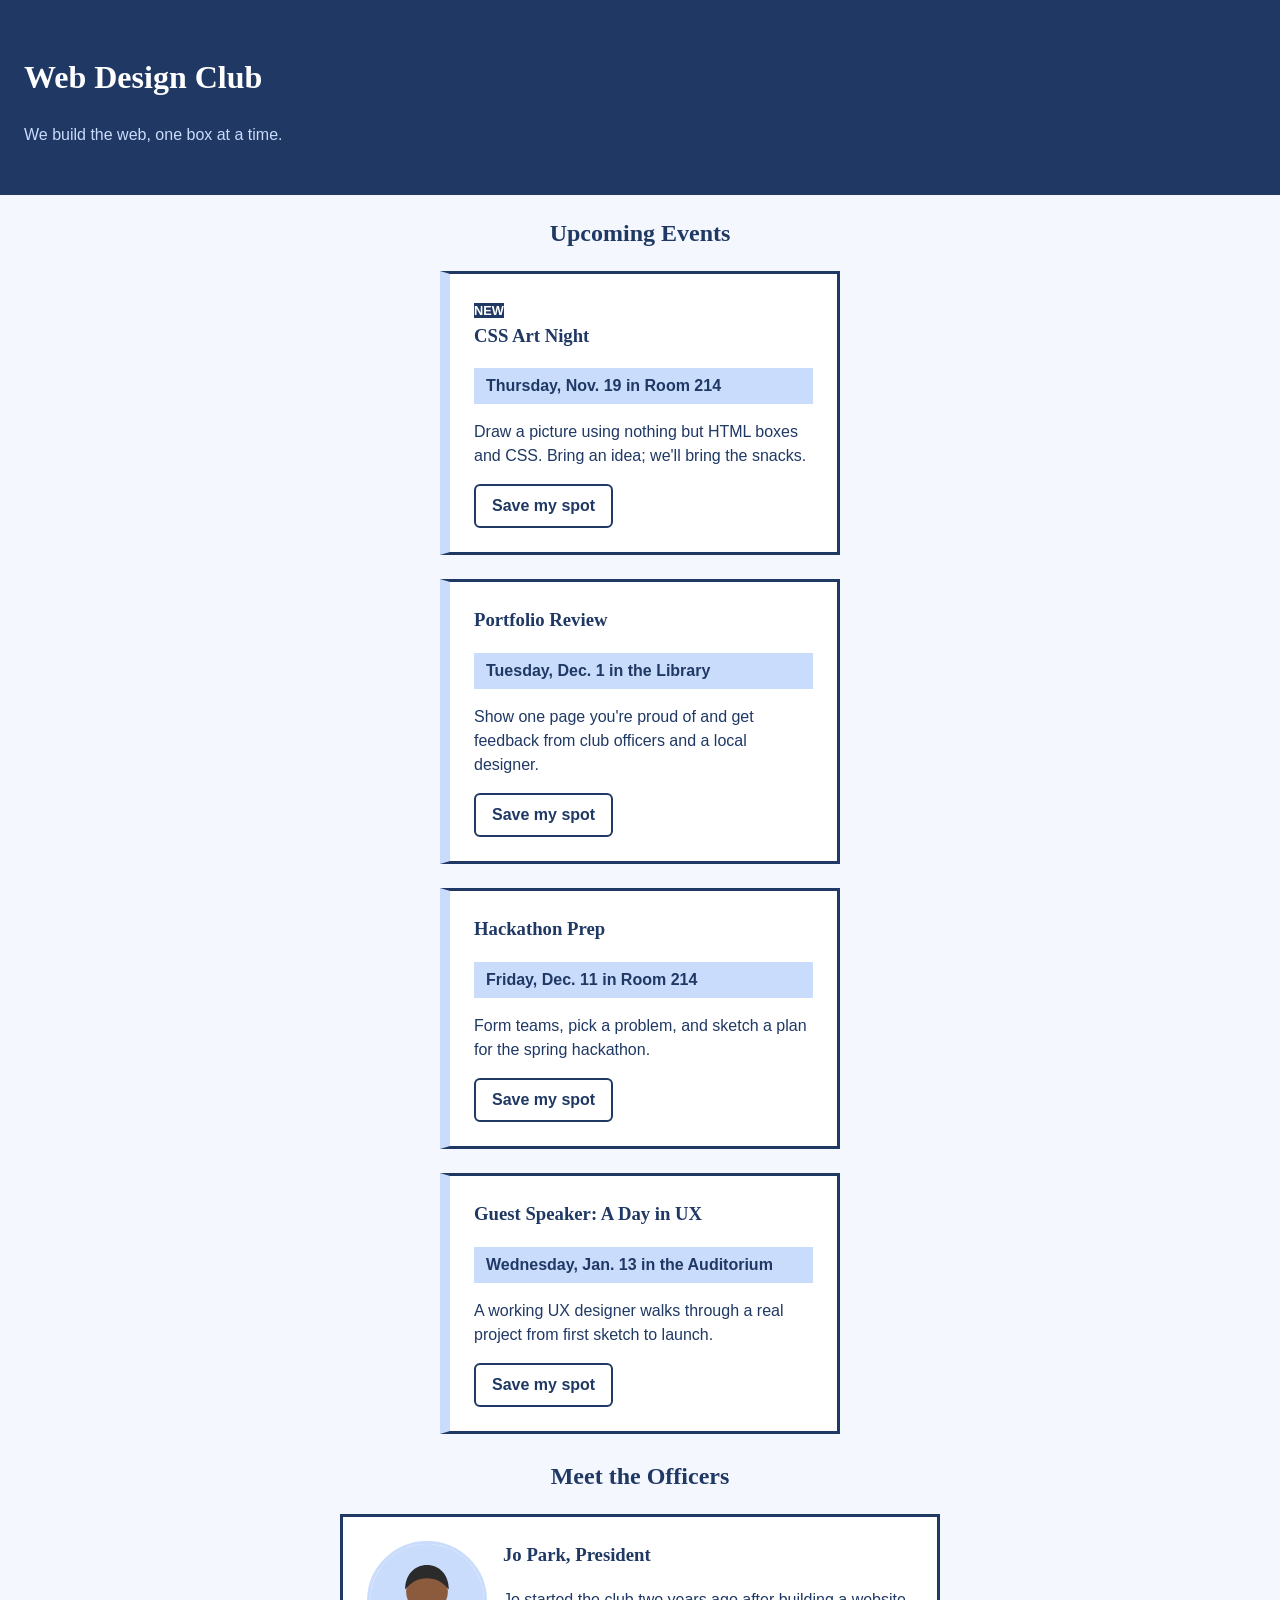
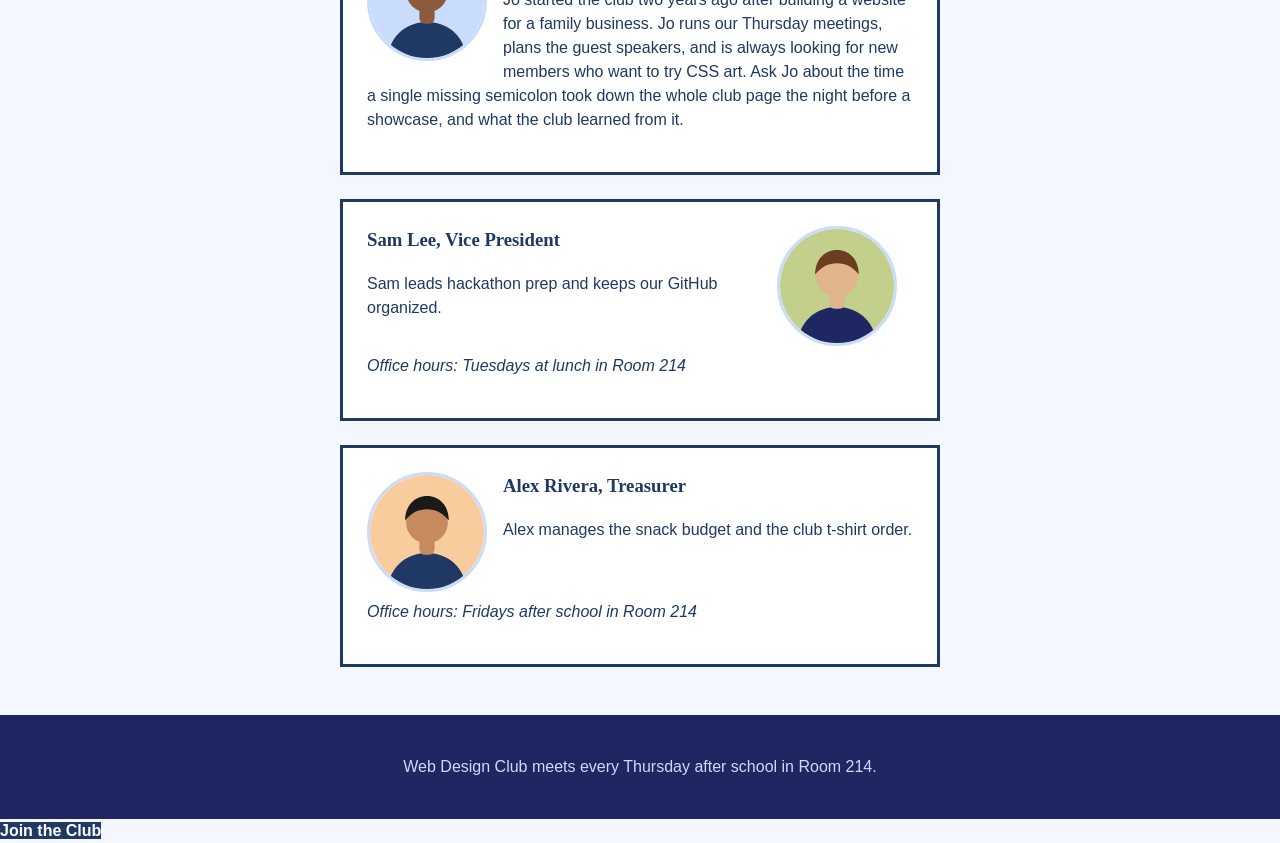
<file: index.html>
<!DOCTYPE html>
<html lang="en">
<head>
  <meta charset="UTF-8">
  <meta name="viewport" content="width=device-width, initial-scale=1.0">
  <meta name="description" content="Upcoming events from the Web Design Club.">
  <title>Web Design Club</title>
  <link rel="stylesheet" href="css/style.css">
</head>
<body>

  <!-- Site header -->
  <header class="site-header">
    <h1>Web Design Club</h1>
    <p class="tagline">We build the web, one box at a time.</p>
  </header>

  <main>
    <!-- Event cards: styled in Block 1 -->
    <section class="events" id="events">
      <h2>Upcoming Events</h2>

      <article class="card">
        <!-- The NEW badge: you will position this in Part 2 -->
        <span class="badge">NEW</span>
        <h3>CSS Art Night</h3>
        <p class="card-date">Thursday, Nov. 19 in Room 214</p>
        <p>Draw a picture using nothing but HTML boxes and CSS. Bring an idea; we'll bring the snacks.</p>
        <a href="#" class="card-link">Save my spot</a>
      </article>

      <article class="card">
        <h3>Portfolio Review</h3>
        <p class="card-date">Tuesday, Dec. 1 in the Library</p>
        <p>Show one page you're proud of and get feedback from club officers and a local designer.</p>
        <a href="#" class="card-link">Save my spot</a>
      </article>

      <article class="card">
        <h3>Hackathon Prep</h3>
        <p class="card-date">Friday, Dec. 11 in Room 214</p>
        <p>Form teams, pick a problem, and sketch a plan for the spring hackathon.</p>
        <a href="#" class="card-link">Save my spot</a>
      </article>

      <article class="card">
        <h3>Guest Speaker: A Day in UX</h3>
        <p class="card-date">Wednesday, Jan. 13 in the Auditorium</p>
        <p>A working UX designer walks through a real project from first sketch to launch.</p>
        <a href="#" class="card-link">Save my spot</a>
      </article>
    </section>

    <!-- Meet the Officers: you will style this in Part 1 -->
    <section class="officers" id="officers">
      <h2>Meet the Officers</h2>

      <article class="bio">
        <img src="img/officer-1.svg" alt="Illustrated portrait of Jo Park" class="officer-photo" width="120" height="120">
        <h3>Jo Park, President</h3>
        <p>Jo started the club two years ago after building a website for a family business. Jo runs our Thursday meetings, plans the guest speakers, and is always looking for new members who want to try CSS art. Ask Jo about the time a single missing semicolon took down the whole club page the night before a showcase, and what the club learned from it.</p>
      </article>

      <article class="bio bio-right">
        <img src="img/officer-2.svg" alt="Illustrated portrait of Sam Lee" class="officer-photo" width="120" height="120">
        <h3>Sam Lee, Vice President</h3>
        <p>Sam leads hackathon prep and keeps our GitHub organized.</p>
        <p class="office-hours">Office hours: Tuesdays at lunch in Room 214</p>
      </article>

      <article class="bio">
        <img src="img/officer-3.svg" alt="Illustrated portrait of Alex Rivera" class="officer-photo" width="120" height="120">
        <h3>Alex Rivera, Treasurer</h3>
        <p>Alex manages the snack budget and the club t-shirt order.</p>
        <p class="office-hours">Office hours: Fridays after school in Room 214</p>
      </article>
    </section>
  </main>

  <footer class="site-footer">
    <p>Web Design Club meets every Thursday after school in Room 214.</p>
  </footer>

  <!-- Join button: you will position this in Part 2 -->
  <a href="#" class="join-btn">Join the Club</a>

</body>
</html>
</file>
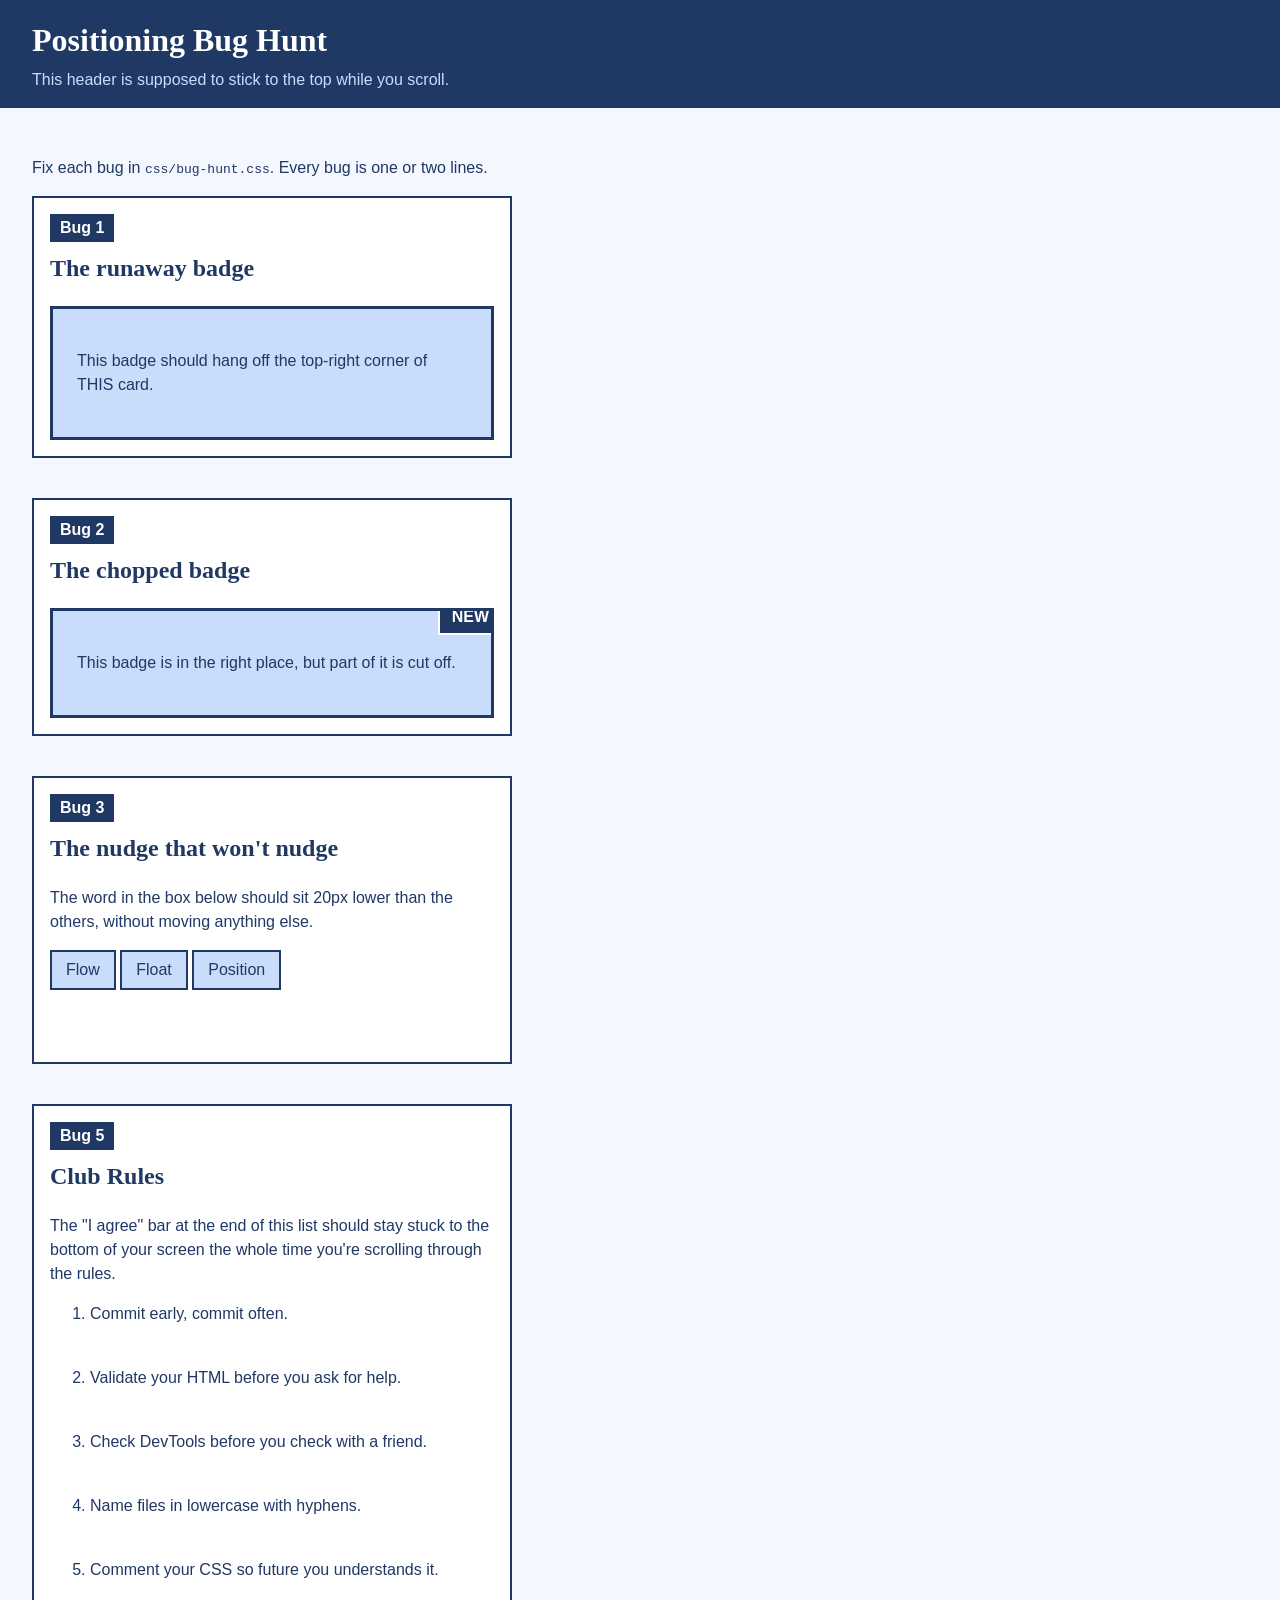
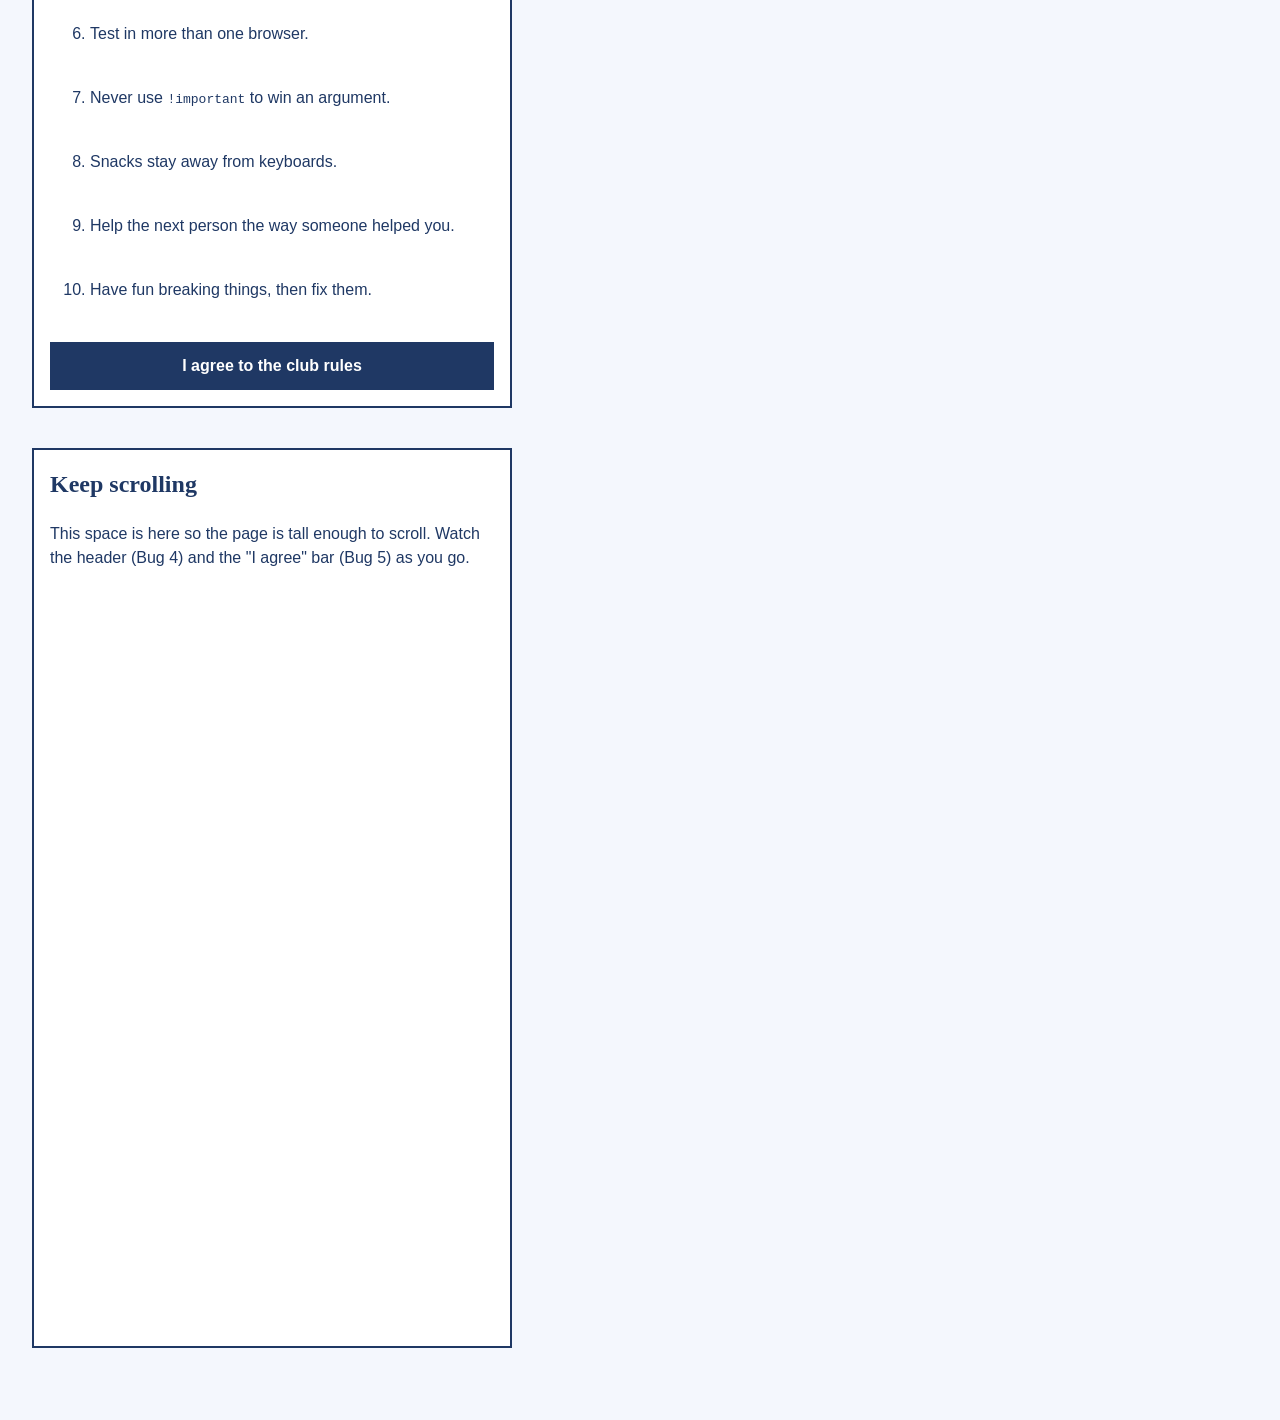
<file: bug-hunt.html>
<!DOCTYPE html>
<html lang="en">
<head>
  <meta charset="UTF-8">
  <meta name="viewport" content="width=device-width, initial-scale=1.0">
  <meta name="description" content="Web Design Club positioning bug hunt.">
  <title>Positioning Bug Hunt</title>
  <link rel="stylesheet" href="css/bug-hunt.css">
</head>
<body>
  <div class="page-wrap">

    <!-- Bug 4 lives here -->
    <header class="board-header">
      <h1>Positioning Bug Hunt</h1>
      <p>This header is supposed to stick to the top while you scroll.</p>
    </header>

    <main>
      <p class="intro">Fix each bug in <code>css/bug-hunt.css</code>. Every bug is one or two lines.</p>

      <!-- Bug 1 -->
      <section class="widget">
        <span class="bug-label">Bug 1</span>
        <h2>The runaway badge</h2>
        <div class="demo-card card-a">
          <span class="badge">NEW</span>
          <p>This badge should hang off the top-right corner of THIS card.</p>
        </div>
      </section>

      <!-- Bug 2 -->
      <section class="widget">
        <span class="bug-label">Bug 2</span>
        <h2>The chopped badge</h2>
        <div class="demo-card card-b">
          <span class="badge">NEW</span>
          <p>This badge is in the right place, but part of it is cut off.</p>
        </div>
      </section>

      <!-- Bug 3 -->
      <section class="widget">
        <span class="bug-label">Bug 3</span>
        <h2>The nudge that won't nudge</h2>
        <p>The word in the box below should sit 20px lower than the others, without moving anything else.</p>
        <p class="word-row"><span class="word">Flow</span> <span class="word nudge">Float</span> <span class="word">Position</span></p>
      </section>

      <!-- Bug 5 -->
      <section class="widget tall">
        <span class="bug-label">Bug 5</span>
        <h2>Club Rules</h2>
        <p>The "I agree" bar at the end of this list should stay stuck to the bottom of your screen the whole time you're scrolling through the rules.</p>
        <ol>
          <li>Commit early, commit often.</li>
          <li>Validate your HTML before you ask for help.</li>
          <li>Check DevTools before you check with a friend.</li>
          <li>Name files in lowercase with hyphens.</li>
          <li>Comment your CSS so future you understands it.</li>
          <li>Test in more than one browser.</li>
          <li>Never use <code>!important</code> to win an argument.</li>
          <li>Snacks stay away from keyboards.</li>
          <li>Help the next person the way someone helped you.</li>
          <li>Have fun breaking things, then fix them.</li>
        </ol>
        <div class="agree-bar">I agree to the club rules</div>
      </section>

      <section class="widget filler">
        <h2>Keep scrolling</h2>
        <p>This space is here so the page is tall enough to scroll. Watch the header (Bug 4) and the "I agree" bar (Bug 5) as you go.</p>
      </section>
    </main>

  </div>
</body>
</html>
</file>
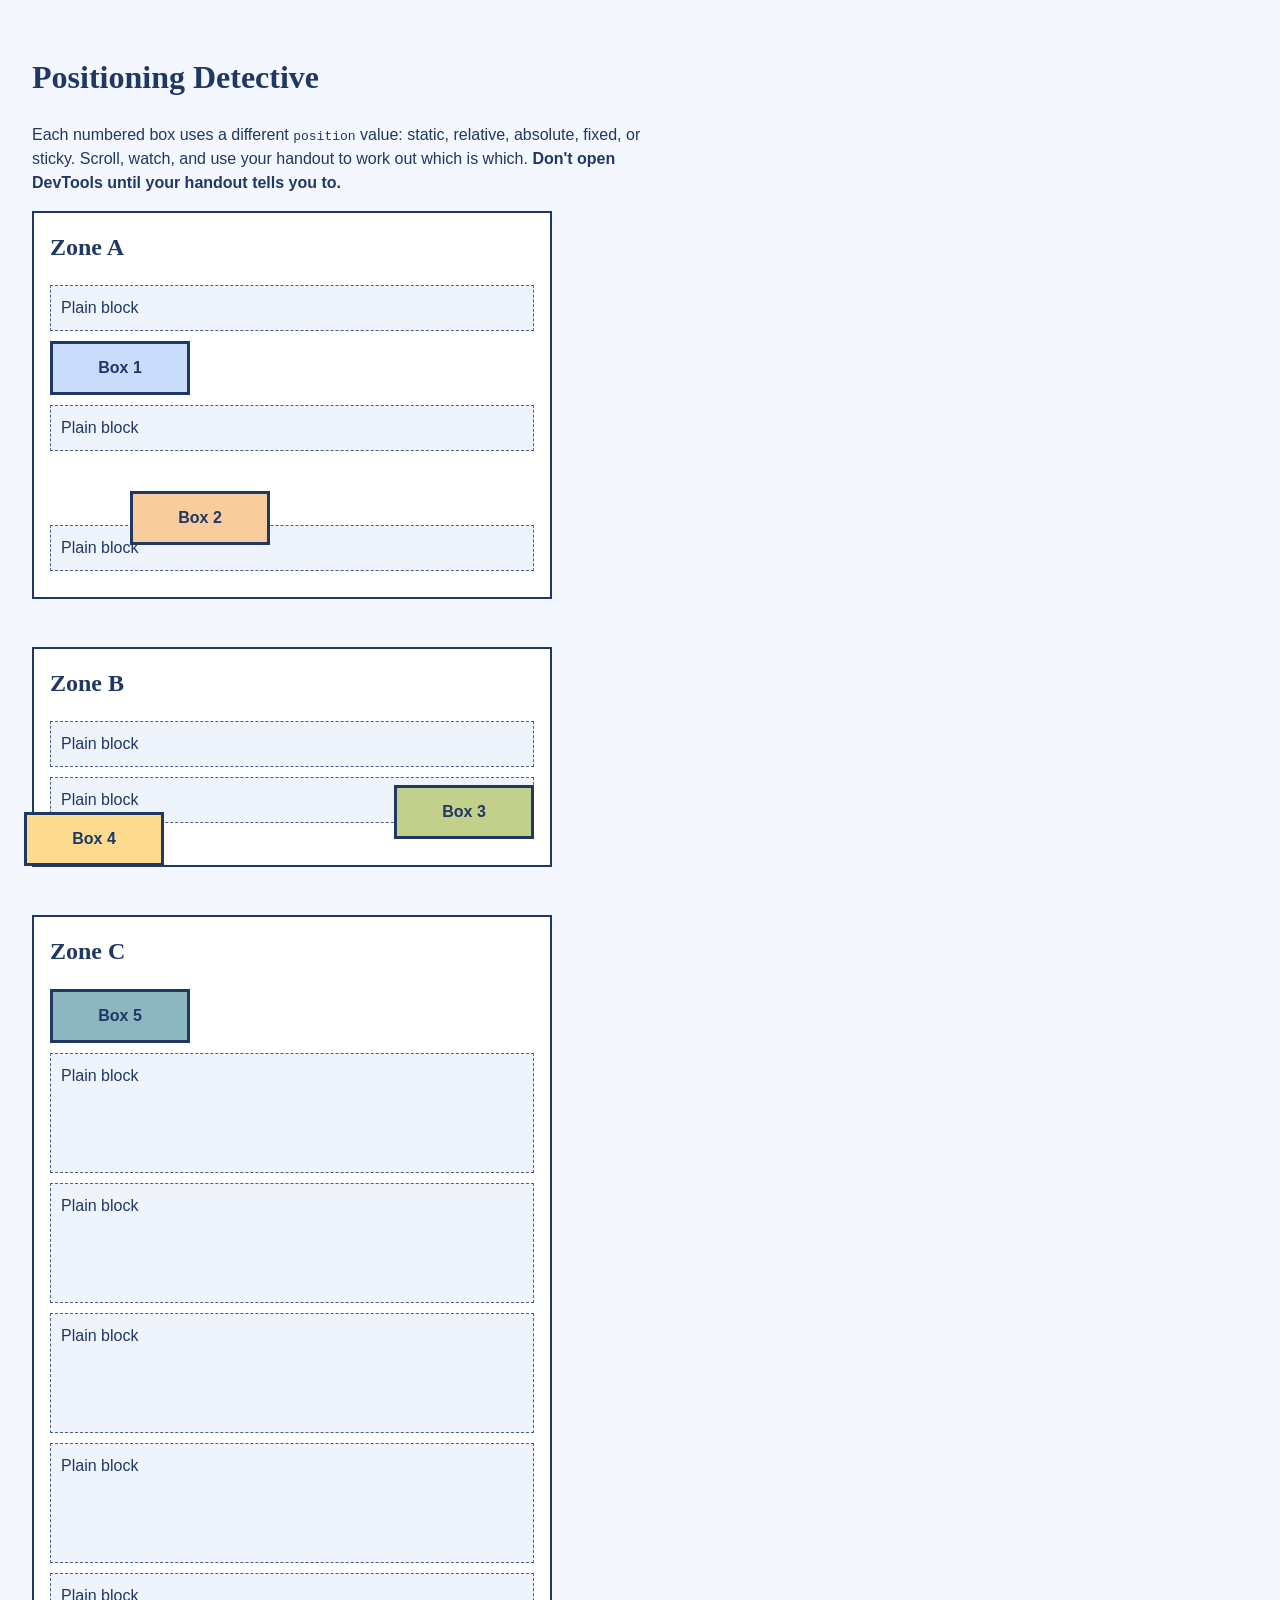
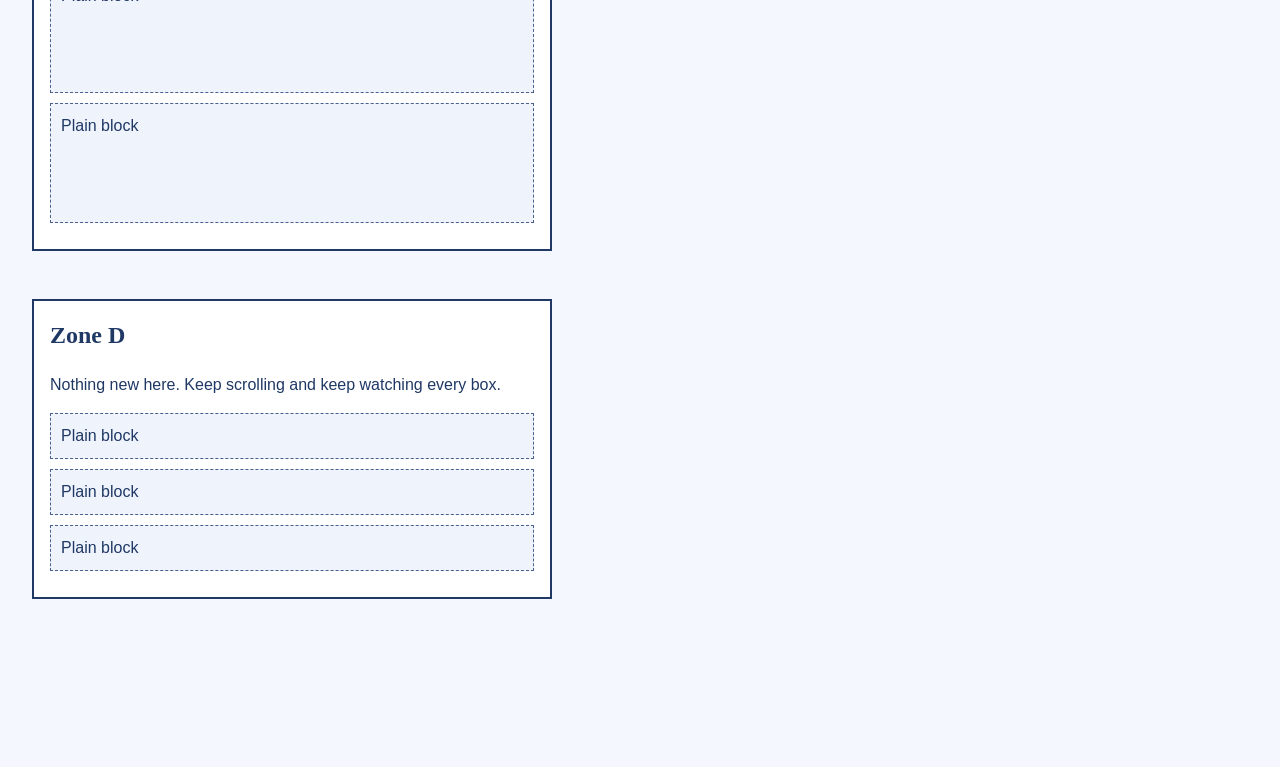
<file: positioning-detective.html>
<!DOCTYPE html>
<html lang="en">
<head>
  <meta charset="UTF-8">
  <meta name="viewport" content="width=device-width, initial-scale=1.0">
  <meta name="description" content="Identify the position value of five mystery boxes.">
  <title>Positioning Detective</title>
  <link rel="stylesheet" href="css/detective.css">
</head>
<body>
  <h1>Positioning Detective</h1>
  <p class="intro">Each numbered box uses a different <code>position</code> value: static, relative, absolute, fixed, or sticky. Scroll, watch, and use your handout to work out which is which. <b>Don't open DevTools until your handout tells you to.</b></p>

  <section class="zone">
    <h2>Zone A</h2>
    <div class="plain">Plain block</div>
    <div class="box box-1">Box 1</div>
    <div class="plain">Plain block</div>
    <div class="box box-2">Box 2</div>
    <div class="plain">Plain block</div>
  </section>

  <section class="zone zone-b">
    <h2>Zone B</h2>
    <div class="plain">Plain block</div>
    <div class="plain">Plain block</div>
    <div class="box box-3">Box 3</div>
  </section>

  <section class="zone zone-c">
    <h2>Zone C</h2>
    <div class="box box-5">Box 5</div>
    <div class="plain">Plain block</div>
    <div class="plain">Plain block</div>
    <div class="plain">Plain block</div>
    <div class="plain">Plain block</div>
    <div class="plain">Plain block</div>
    <div class="plain">Plain block</div>
  </section>

  <section class="zone">
    <h2>Zone D</h2>
    <p>Nothing new here. Keep scrolling and keep watching every box.</p>
    <div class="plain">Plain block</div>
    <div class="plain">Plain block</div>
    <div class="plain">Plain block</div>
  </section>

  <div class="box box-4">Box 4</div>
</body>
</html>
</file>
<file: css/style.css>
/* ==========================================================
   Web Design Club: style.css
   Unit 5, Block 2 starting point.
   Block 1 is already finished in this file. Your Block 2 work
   goes at the bottom, under the task comments.
   ========================================================== */

/* Bug 6: border-box reset (always at the very top) */
*,
*::before,
*::after {
  box-sizing: border-box;
}

/* ---------- Provided styles ---------- */

body {
  font-family: Calibri, Arial, sans-serif;
  color: #1F3864;
  background-color: #F4F7FD;
  line-height: 1.5;
}

h1, h2, h3 {
  font-family: Cambria, Georgia, serif;
}

.site-header {
  background-color: #1F3864;
  color: #FFFFFF;
}

.tagline {
  color: #CADCFC;
}

.events h2 {
  text-align: center;
}

.card {
  background-color: #FFFFFF;
}

.card h3 {
  margin-top: 0;
}

.card-date {
  background-color: #CADCFC;
  font-weight: bold;
}

.card-link {
  display: inline-block; /* lets padding push neighbors away; more on display in Block 2 */
  color: #1F3864;
  font-weight: bold;
  text-decoration: none;
}

.site-footer {
  background-color: #1E2761;
  color: #CADCFC;
  text-align: center;
}


/* ---------- Block 1 work (finished) ---------- */

/* Task 1: Close the gap */
body {
  margin: 0;
}

.site-header {
  padding: 32px 24px;
}

/* Tasks 2, 3, 5, 7 and Bug 6: the card (400px wide thanks to the reset) */
.card {
  width: 400px;
  padding: 24px;
  border: 3px solid #1F3864;
  border-left: 10px solid #CADCFC;
  margin: 0 auto 24px;
  margin-top: 16px;
}

/* Task 4: Shape the date tag */
.card-date {
  padding: 6px 12px;
  margin: 0 0 12px;
}

/* Task 6: Style the button and footer */
.card-link {
  padding: 8px 16px;
  border: 2px solid #1F3864;
  border-radius: 6px;
}

.site-footer {
  padding: 24px;
  margin-top: 48px;
}

/* ==========================================================
   BLOCK 2
   ========================================================== */

/* ---------- Provided styles for Block 2: do not change ---------- */

.officers h2 {
  text-align: center;
}

.bio {
  background-color: #FFFFFF;
}

.bio h3 {
  margin-top: 0;
}

.office-hours {
  font-style: italic;
}

.badge {
  background-color: #1F3864;
  color: #FFFFFF;
  font-weight: bold;
  font-size: 0.8rem;
}

.join-btn {
  background-color: #1F3864;
  color: #FFFFFF;
  font-weight: bold;
  text-decoration: none;
}




/* ---------- PART 1: Normal Flow & Float ---------- */

/* Build A: Style the bio box (Block 1 skills) */
.bio {
  max-width: 600px;
  margin: 0 auto 24px;
  padding: 24px;
  border: 3px solid #1F3864;
}

/* Build B: Float the photo */
.officer-photo {
  float: left;
  margin-right: 16px;
  margin-bottom: 8px;
}

/* Task 1: Float the second photo to the right */
.bio-right .officer-photo {
  float: right;
  margin-left: 16px;
}


/* Task 2: Contain the floats */
.bio {
  display: flow-root;
}

/* Task 3: Clear the office hours */
.office-hours {
  clear: both;
}

/* Task 4: Round photos */
.officer-photo {
  border: 3px solid #CADCFC;
  border-radius: 50%;
}

/* Task 5: Why not floats? (try it, then delete it) */
.card
  

/* ---------- PART 2: Positioning ---------- */

/* Build C: The NEW badge */


/* Task 6: Sticky header */


/* Task 7: Fixed Join button */


/* Task 8: Don't cover the footer */
</file>
<file: css/bug-hunt.css>
/* ==========================================================
   Positioning Bug Hunt: bug-hunt.css
   Unit 5, Block 2, second half
   ========================================================== */

/* ---------- Provided styles: do not change these ---------- */

*,
*::before,
*::after {
  box-sizing: border-box;
}

body {
  font-family: Calibri, Arial, sans-serif;
  color: #1F3864;
  background-color: #F4F7FD;
  line-height: 1.5;
  margin: 0;
}

h1, h2 {
  font-family: Cambria, Georgia, serif;
  margin-top: 0;
}

main {
  padding: 32px;
}

.board-header {
  background-color: #1F3864;
  color: #FFFFFF;
  padding: 16px 32px;
  z-index: 10;
}

.board-header h1 {
  margin: 0;
}

.board-header p {
  margin: 4px 0 0;
  color: #CADCFC;
}

.widget {
  width: 480px;
  background-color: #FFFFFF;
  border: 2px solid #1F3864;
  padding: 16px;
  margin-bottom: 40px;
}

.bug-label {
  display: inline-block;
  background-color: #1F3864;
  color: #FFFFFF;
  font-weight: bold;
  padding: 2px 10px;
  margin-bottom: 8px;
}

.demo-card {
  border: 3px solid #1F3864;
  background-color: #CADCFC;
  padding: 24px;
  margin-top: 16px;
}

.badge {
  position: absolute;
  top: -12px;
  right: -12px;
  background-color: #1F3864;
  color: #FFFFFF;
  font-weight: bold;
  padding: 4px 12px;
  border: 2px solid #FFFFFF;
}

.word {
  display: inline-block;
  border: 2px solid #1F3864;
  padding: 6px 14px;
  background-color: #CADCFC;
}

.word-row {
  min-height: 80px;
}

.agree-bar {
  background-color: #1F3864;
  color: #FFFFFF;
  font-weight: bold;
  text-align: center;
  padding: 12px;
}

.tall li {
  margin-bottom: 40px;
}

.filler {
  min-height: 900px;
}


/* ---------- THE BUGS: fix each one under its comment ---------- */

/* Bug 1: The badge flies to the corner of the PAGE instead of the card. */
.card-a {
}


/* Bug 2: The badge is in the right spot but gets chopped off.
   (Someone added the line below "to keep things tidy.") */
.card-b {
  position: relative;
  overflow: hidden;
}


/* Bug 3: "top: 20px" does nothing. */
.nudge {
  top: 20px;
}


/* Bug 4: The header has position: sticky and top: 0, but it scrolls away.
   Hint: the problem is NOT in the header's own rule. Look at its parent. */
.page-wrap {
  overflow: hidden;
}

.board-header {
  position: sticky;
  top: 0;
}


/* Bug 5: The "I agree" bar should stick to the BOTTOM of the screen while
   the rules list is on screen, but it just sits at the end of the list. */
.agree-bar {
  position: sticky;
}
</file>
<file: css/detective.css>
/* Positioning Detective: no peeking until your handout says so! */

*, *::before, *::after { box-sizing: border-box; }

body {
  font-family: Calibri, Arial, sans-serif;
  color: #1F3864;
  background-color: #F4F7FD;
  line-height: 1.5;
  margin: 0;
  padding: 32px 32px 120px;
}

h1, h2 { font-family: Cambria, Georgia, serif; }
h2 { margin-top: 0; }
.intro { max-width: 640px; }

.zone {
  width: 520px;
  background-color: #FFFFFF;
  border: 2px solid #1F3864;
  padding: 16px;
  margin-bottom: 48px;
}

.plain {
  background-color: #EEF3FC;
  border: 1px dashed #4A5F8C;
  padding: 10px;
  margin-bottom: 10px;
}

.box {
  width: 140px;
  padding: 12px;
  margin-bottom: 10px;
  border: 3px solid #1F3864;
  font-weight: bold;
  text-align: center;
  background-color: #CADCFC;
}

.box-1 { position: static; }

.box-2 { position: relative; top: 30px; left: 80px; background-color: #F9CC9D; }

.zone-b { position: relative; min-height: 220px; }
.box-3 { position: absolute; right: 16px; bottom: 16px; background-color: #C3D08B; }

.box-4 { position: fixed; left: 24px; bottom: 24px; background-color: #FCDB8F; z-index: 5; }

.box-5 { position: sticky; top: 0; background-color: #8CB6C0; z-index: 4; }

.zone-c .plain { height: 120px; }
</file>
